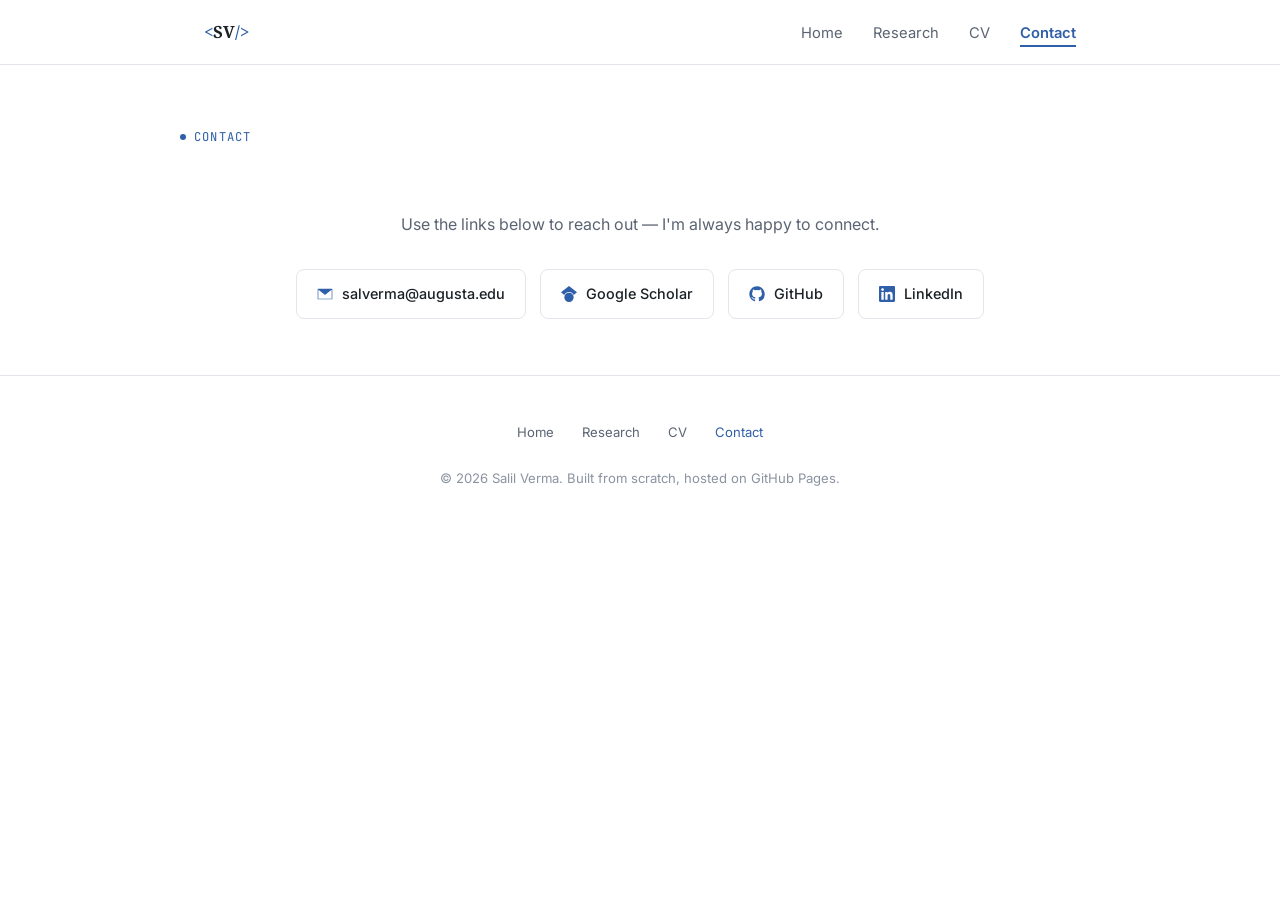
<file: contact.html>
<!DOCTYPE html>
<html lang="en">
<head>
<meta charset="UTF-8">
<meta name="viewport" content="width=device-width, initial-scale=1.0, viewport-fit=cover">
<title>Contact — Salil Verma</title>
<meta name="description" content="Get in touch with Salil Verma, PhD student at the School of Computer and Cyber Sciences, Augusta University, via email, Google Scholar, GitHub, or LinkedIn.">
<meta name="author" content="Salil Verma">
<meta name="robots" content="index, follow">
<link rel="canonical" href="https://salil5911.github.io/Personal_Web/contact.html">

<meta property="og:type" content="website">
<meta property="og:title" content="Contact — Salil Verma">
<meta property="og:description" content="Get in touch with Salil Verma, PhD student at Augusta University's School of Computer and Cyber Sciences.">
<meta property="og:url" content="https://salil5911.github.io/Personal_Web/contact.html">
<meta property="og:image" content="https://salil5911.github.io/Personal_Web/assets/img/og-image.png">
<meta property="og:site_name" content="Salil Verma">

<meta name="twitter:card" content="summary_large_image">
<meta name="twitter:title" content="Contact — Salil Verma">
<meta name="twitter:description" content="Get in touch with Salil Verma, PhD student at Augusta University's School of Computer and Cyber Sciences.">
<meta name="twitter:image" content="https://salil5911.github.io/Personal_Web/assets/img/og-image.png">

<link rel="icon" type="image/svg+xml" href="assets/img/favicon.svg">
<link rel="preconnect" href="https://fonts.googleapis.com">
<link rel="preconnect" href="https://fonts.gstatic.com" crossorigin>
<link href="https://fonts.googleapis.com/css2?family=Noto+Serif:wght@400;600;700&family=Inter:wght@400;500;600;700&family=JetBrains+Mono:wght@400;500&display=swap" rel="stylesheet">
<link rel="stylesheet" href="assets/css/style.css">
</head>
<body>

<header class="nav-wrap">
  <nav class="nav" aria-label="Primary">
    <a href="index.html" class="nav-logo" aria-label="Salil Verma — home">
      <span class="nav-logo-bracket">&lt;</span>SV<span class="nav-logo-bracket">/&gt;</span>
    </a>
    <button class="nav-toggle" id="nav-toggle" aria-expanded="false" aria-controls="nav-links" aria-label="Toggle menu">
      <span></span><span></span><span></span>
    </button>
    <ul class="nav-links" id="nav-links">
      <li><a href="index.html">Home</a></li>
      <li><a href="research.html">Research</a></li>
      <li><a href="cv.html">CV</a></li>
      <li><a href="contact.html" class="active">Contact</a></li>
    </ul>
  </nav>
</header>

<main>

  <section class="section" style="padding-bottom: 0;">
    <div class="section-inner">
      <p class="page-label reveal"><span class="dot-live" aria-hidden="true"></span> Contact</p>
    </div>
  </section>

  <section class="section">
    <div class="section-inner">
      <div class="contact-grid reveal">
        <p class="contact-lead">Use the links below to reach out — I'm always happy to connect.</p>
        <div class="contact-links">
          <a class="contact-link" href="mailto:salverma@augusta.edu">
            <svg viewBox="0 0 24 24" fill="currentColor" aria-hidden="true"><path d="M2 4h20a1 1 0 0 1 1 1v14a1 1 0 0 1-1 1H2a1 1 0 0 1-1-1V5a1 1 0 0 1 1-1zm19.4 2.1-9.1 7.1a.5.5 0 0 1-.6 0L2.6 6.1A.4.4 0 0 0 2 6.4V19h20V6.4a.4.4 0 0 0-.6-.3z"/></svg>
            salverma@augusta.edu
          </a>
          <a class="contact-link" href="https://scholar.google.com/citations?user=LxXRFHMAAAAJ&hl=en" target="_blank" rel="noopener">
            <svg viewBox="0 0 24 24" fill="currentColor" aria-hidden="true"><path d="M12 24a7 7 0 1 1 0-14 7 7 0 0 1 0 14zm0-24L0 9.5l4.838 3.94A8 8 0 0 1 12 9a8 8 0 0 1 7.162 4.44L24 9.5z"/></svg>
            Google Scholar
          </a>
          <a class="contact-link" href="https://github.com/salil5911" target="_blank" rel="noopener">
            <svg viewBox="0 0 24 24" fill="currentColor" aria-hidden="true"><path d="M12 .5C5.73.5.5 5.73.5 12c0 5.08 3.29 9.39 7.86 10.91.58.1.79-.25.79-.56 0-.27-.01-1.17-.02-2.12-3.2.7-3.88-1.36-3.88-1.36-.52-1.33-1.28-1.69-1.28-1.69-1.04-.71.08-.69.08-.69 1.15.08 1.76 1.18 1.76 1.18 1.03 1.76 2.7 1.25 3.36.96.1-.75.4-1.25.73-1.54-2.55-.29-5.24-1.28-5.24-5.69 0-1.26.45-2.29 1.18-3.09-.12-.29-.51-1.46.11-3.05 0 0 .97-.31 3.18 1.18a11.1 11.1 0 0 1 5.8 0c2.2-1.49 3.17-1.18 3.17-1.18.63 1.59.24 2.76.12 3.05.73.8 1.18 1.83 1.18 3.09 0 4.42-2.7 5.4-5.26 5.68.41.36.78 1.06.78 2.14 0 1.55-.01 2.79-.01 3.17 0 .31.21.67.8.56A10.52 10.52 0 0 0 23.5 12C23.5 5.73 18.27.5 12 .5z"/></svg>
            GitHub
          </a>
          <a class="contact-link" href="https://www.linkedin.com/in/salverma" target="_blank" rel="noopener">
            <svg viewBox="0 0 24 24" fill="currentColor" aria-hidden="true"><path d="M20.447 20.452h-3.554v-5.569c0-1.327-.027-3.037-1.852-3.037-1.853 0-2.136 1.445-2.136 2.939v5.667H9.351V9h3.414v1.561h.046c.477-.9 1.637-1.85 3.37-1.85 3.601 0 4.267 2.37 4.267 5.455v6.286zM5.337 7.433c-1.144 0-2.063-.926-2.063-2.065 0-1.138.92-2.063 2.063-2.063 1.14 0 2.064.925 2.064 2.063 0 1.139-.925 2.065-2.064 2.065zm1.782 13.019H3.555V9h3.564v11.452zM22.225 0H1.771C.792 0 0 .774 0 1.729v20.542C0 23.227.792 24 1.771 24h20.451C23.2 24 24 23.227 24 22.271V1.729C24 .774 23.2 0 22.222 0h.003z"/></svg>
            LinkedIn
          </a>
        </div>
      </div>
    </div>
  </section>

</main>

<footer class="site-footer">
  <nav class="footer-links" aria-label="Footer">
    <a href="index.html">Home</a>
    <a href="research.html">Research</a>
    <a href="cv.html">CV</a>
    <a href="contact.html" class="active">Contact</a>
  </nav>
  <p>&copy; <span id="year"></span> Salil Verma. Built from scratch, hosted on GitHub Pages.</p>
</footer>

<script src="assets/js/main.js"></script>
</body>
</html>
</file>
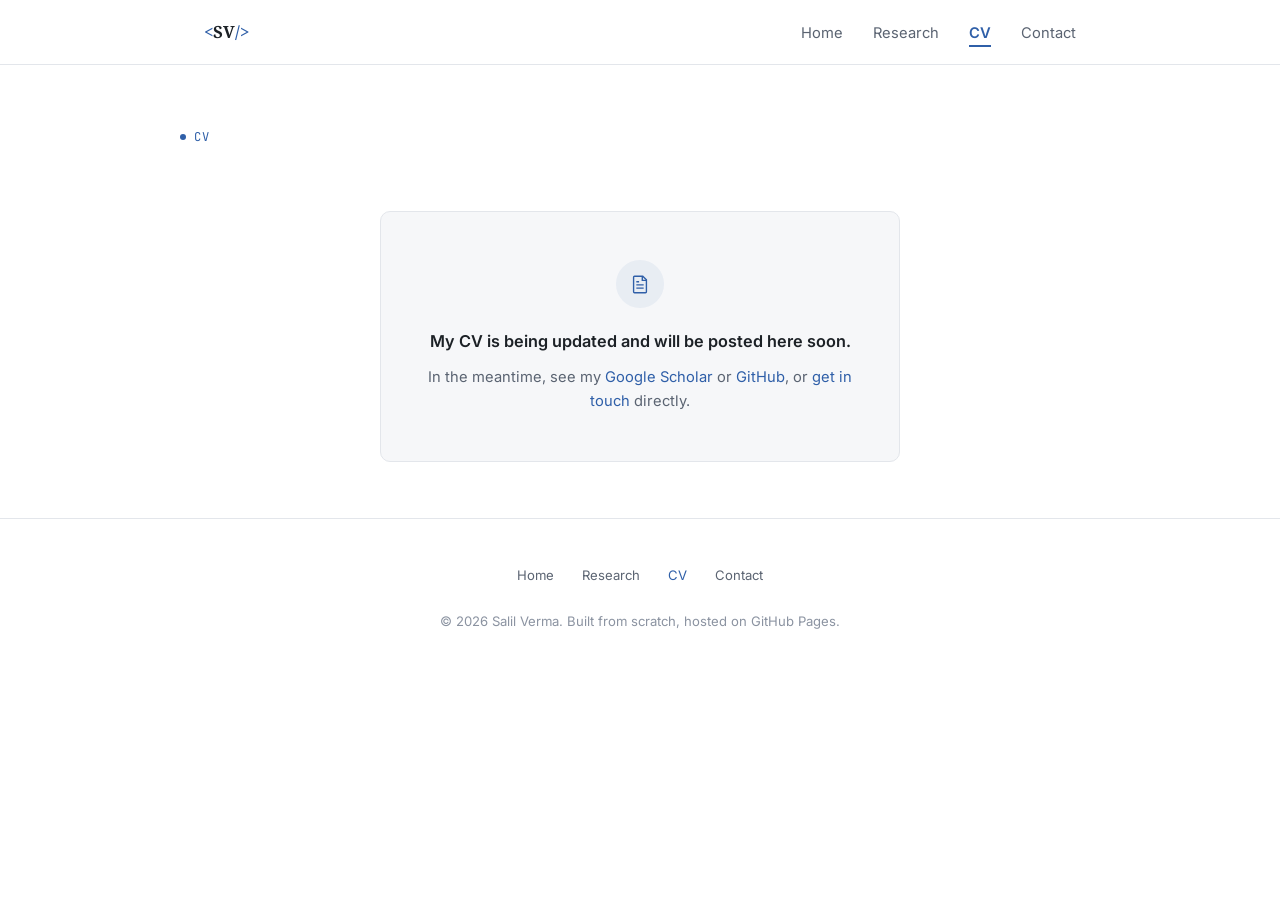
<file: cv.html>
<!DOCTYPE html>
<html lang="en">
<head>
<meta charset="UTF-8">
<meta name="viewport" content="width=device-width, initial-scale=1.0, viewport-fit=cover">
<title>CV — Salil Verma</title>
<meta name="description" content="Salil Verma's CV. Currently being updated — in the meantime, see Google Scholar, GitHub, or get in touch directly.">
<meta name="author" content="Salil Verma">
<meta name="robots" content="index, follow">
<link rel="canonical" href="https://salil5911.github.io/Personal_Web/cv.html">

<meta property="og:type" content="website">
<meta property="og:title" content="CV — Salil Verma">
<meta property="og:description" content="Salil Verma's CV. Currently being updated — in the meantime, see Google Scholar, GitHub, or get in touch directly.">
<meta property="og:url" content="https://salil5911.github.io/Personal_Web/cv.html">
<meta property="og:image" content="https://salil5911.github.io/Personal_Web/assets/img/og-image.png">
<meta property="og:site_name" content="Salil Verma">

<meta name="twitter:card" content="summary_large_image">
<meta name="twitter:title" content="CV — Salil Verma">
<meta name="twitter:description" content="Salil Verma's CV. Currently being updated — in the meantime, see Google Scholar, GitHub, or get in touch directly.">
<meta name="twitter:image" content="https://salil5911.github.io/Personal_Web/assets/img/og-image.png">

<link rel="icon" type="image/svg+xml" href="assets/img/favicon.svg">
<link rel="preconnect" href="https://fonts.googleapis.com">
<link rel="preconnect" href="https://fonts.gstatic.com" crossorigin>
<link href="https://fonts.googleapis.com/css2?family=Noto+Serif:wght@400;600;700&family=Inter:wght@400;500;600;700&family=JetBrains+Mono:wght@400;500&display=swap" rel="stylesheet">
<link rel="stylesheet" href="assets/css/style.css">
</head>
<body>

<header class="nav-wrap">
  <nav class="nav" aria-label="Primary">
    <a href="index.html" class="nav-logo" aria-label="Salil Verma — home">
      <span class="nav-logo-bracket">&lt;</span>SV<span class="nav-logo-bracket">/&gt;</span>
    </a>
    <button class="nav-toggle" id="nav-toggle" aria-expanded="false" aria-controls="nav-links" aria-label="Toggle menu">
      <span></span><span></span><span></span>
    </button>
    <ul class="nav-links" id="nav-links">
      <li><a href="index.html">Home</a></li>
      <li><a href="research.html">Research</a></li>
      <li><a href="cv.html" class="active">CV</a></li>
      <li><a href="contact.html">Contact</a></li>
    </ul>
  </nav>
</header>

<main>

  <section class="section" style="padding-bottom: 0;">
    <div class="section-inner">
      <p class="page-label reveal"><span class="dot-live" aria-hidden="true"></span> CV</p>
    </div>
  </section>

  <section class="section">
    <div class="section-inner">
      <div class="cv-panel reveal">
        <div class="cv-panel-icon">
          <svg viewBox="0 0 24 24" fill="none" stroke="currentColor" stroke-width="1.5" aria-hidden="true">
            <path d="M6 3.5h9l4 4v13a1 1 0 0 1-1 1H6a1 1 0 0 1-1-1v-16a1 1 0 0 1 1-1Z"></path>
            <path d="M14.5 3.5V8h4.5"></path>
            <path d="M8 13h8M8 16.5h8M8 9.5h3"></path>
          </svg>
        </div>
        <p class="cv-panel-text">My CV is being updated and will be posted here soon.</p>
        <p class="cv-panel-sub">In the meantime, see my <a href="https://scholar.google.com/citations?user=LxXRFHMAAAAJ&hl=en" target="_blank" rel="noopener">Google Scholar</a> or <a href="https://github.com/salil5911" target="_blank" rel="noopener">GitHub</a>, or <a href="contact.html">get in touch</a> directly.</p>
      </div>
    </div>
  </section>

</main>

<footer class="site-footer">
  <nav class="footer-links" aria-label="Footer">
    <a href="index.html">Home</a>
    <a href="research.html">Research</a>
    <a href="cv.html" class="active">CV</a>
    <a href="contact.html">Contact</a>
  </nav>
  <p>&copy; <span id="year"></span> Salil Verma. Built from scratch, hosted on GitHub Pages.</p>
</footer>

<script src="assets/js/main.js"></script>
</body>
</html>
</file>
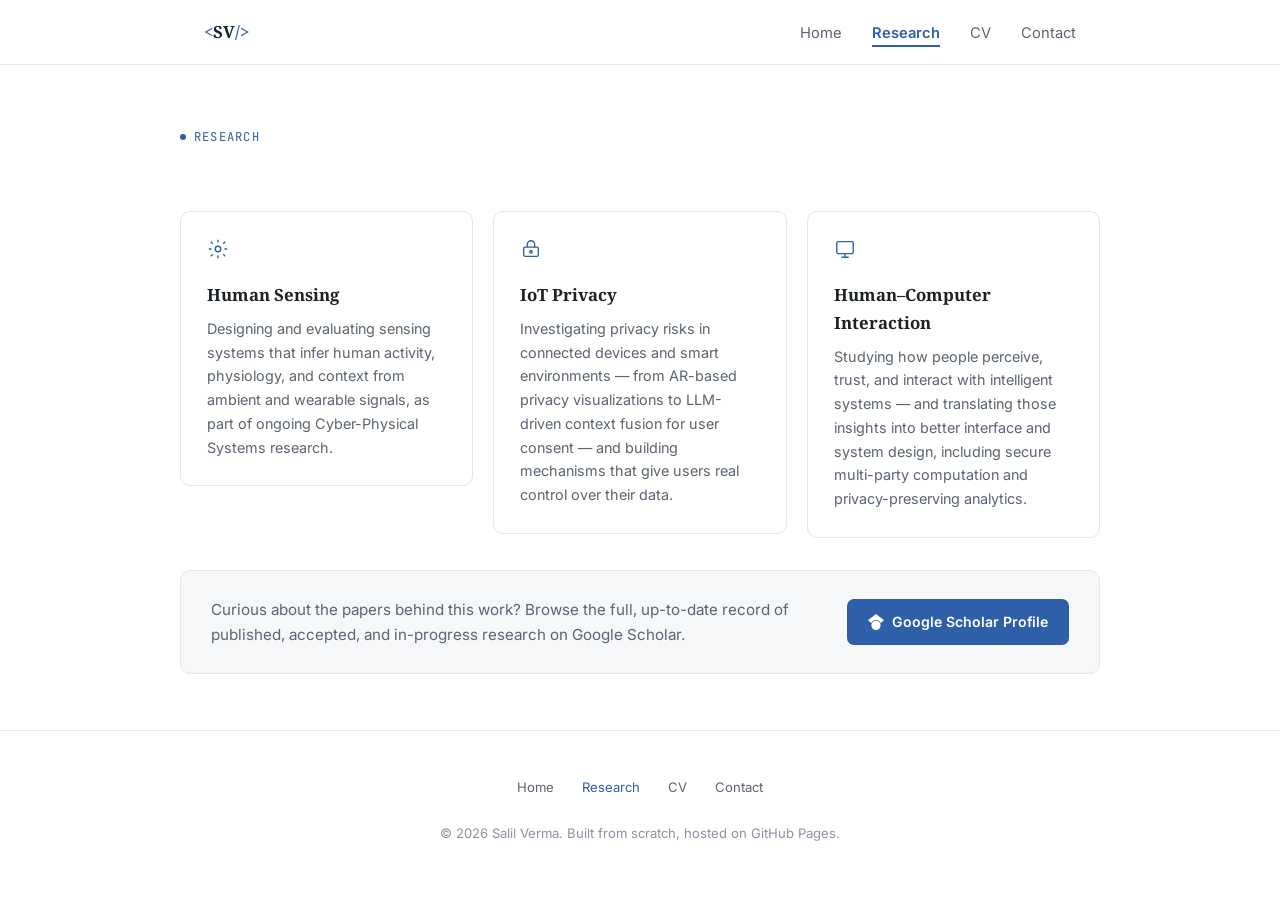
<file: research.html>
<!DOCTYPE html>
<html lang="en">
<head>
<meta charset="UTF-8">
<meta name="viewport" content="width=device-width, initial-scale=1.0, viewport-fit=cover">
<title>Research — Salil Verma | Human Sensing, IoT Privacy &amp; HCI</title>
<meta name="description" content="Salil Verma's research focus: human sensing, IoT privacy, and human-computer interaction, with roots in Cyber-Physical Systems, at Augusta University's School of Computer and Cyber Sciences.">
<meta name="author" content="Salil Verma">
<meta name="robots" content="index, follow">
<link rel="canonical" href="https://salil5911.github.io/Personal_Web/research.html">

<meta property="og:type" content="website">
<meta property="og:title" content="Research — Salil Verma | Human Sensing, IoT Privacy &amp; HCI">
<meta property="og:description" content="Human sensing, IoT privacy, and human-computer interaction research at Augusta University.">
<meta property="og:url" content="https://salil5911.github.io/Personal_Web/research.html">
<meta property="og:image" content="https://salil5911.github.io/Personal_Web/assets/img/og-image.png">
<meta property="og:site_name" content="Salil Verma">

<meta name="twitter:card" content="summary_large_image">
<meta name="twitter:title" content="Research — Salil Verma | Human Sensing, IoT Privacy &amp; HCI">
<meta name="twitter:description" content="Human sensing, IoT privacy, and human-computer interaction research at Augusta University.">
<meta name="twitter:image" content="https://salil5911.github.io/Personal_Web/assets/img/og-image.png">

<link rel="icon" type="image/svg+xml" href="assets/img/favicon.svg">
<link rel="preconnect" href="https://fonts.googleapis.com">
<link rel="preconnect" href="https://fonts.gstatic.com" crossorigin>
<link href="https://fonts.googleapis.com/css2?family=Noto+Serif:wght@400;600;700&family=Inter:wght@400;500;600;700&family=JetBrains+Mono:wght@400;500&display=swap" rel="stylesheet">
<link rel="stylesheet" href="assets/css/style.css">
</head>
<body>

<header class="nav-wrap">
  <nav class="nav" aria-label="Primary">
    <a href="index.html" class="nav-logo" aria-label="Salil Verma — home">
      <span class="nav-logo-bracket">&lt;</span>SV<span class="nav-logo-bracket">/&gt;</span>
    </a>
    <button class="nav-toggle" id="nav-toggle" aria-expanded="false" aria-controls="nav-links" aria-label="Toggle menu">
      <span></span><span></span><span></span>
    </button>
    <ul class="nav-links" id="nav-links">
      <li><a href="index.html">Home</a></li>
      <li><a href="research.html" class="active">Research</a></li>
      <li><a href="cv.html">CV</a></li>
      <li><a href="contact.html">Contact</a></li>
    </ul>
  </nav>
</header>

<main>

  <section class="section" style="padding-bottom: 0;">
    <div class="section-inner">
      <p class="page-label reveal"><span class="dot-live" aria-hidden="true"></span> Research</p>
    </div>
  </section>

  <section class="section">
    <div class="section-inner">
      <div class="card-grid">
        <article class="card reveal">
          <div class="card-icon">
            <svg viewBox="0 0 24 24" fill="none" stroke="currentColor" stroke-width="1.5" aria-hidden="true">
              <circle cx="12" cy="12" r="3"></circle>
              <path d="M12 2v3M12 19v3M4.2 4.2l2.1 2.1M17.7 17.7l2.1 2.1M2 12h3M19 12h3M4.2 19.8l2.1-2.1M17.7 6.3l2.1-2.1"></path>
            </svg>
          </div>
          <h3>Human Sensing</h3>
          <p>Designing and evaluating sensing systems that infer human activity, physiology, and context from ambient and wearable signals, as part of ongoing Cyber-Physical Systems research.</p>
        </article>
        <article class="card reveal">
          <div class="card-icon">
            <svg viewBox="0 0 24 24" fill="none" stroke="currentColor" stroke-width="1.5" aria-hidden="true">
              <rect x="4" y="10" width="16" height="10" rx="1.5"></rect>
              <path d="M8 10V7a4 4 0 0 1 8 0v3"></path>
              <circle cx="12" cy="15" r="1.3"></circle>
            </svg>
          </div>
          <h3>IoT Privacy</h3>
          <p>Investigating privacy risks in connected devices and smart environments &mdash; from AR-based privacy visualizations to LLM-driven context fusion for user consent &mdash; and building mechanisms that give users real control over their data.</p>
        </article>
        <article class="card reveal">
          <div class="card-icon">
            <svg viewBox="0 0 24 24" fill="none" stroke="currentColor" stroke-width="1.5" aria-hidden="true">
              <rect x="3" y="4" width="18" height="13" rx="1.5"></rect>
              <path d="M8 21h8M12 17v4"></path>
            </svg>
          </div>
          <h3>Human&#8211;Computer Interaction</h3>
          <p>Studying how people perceive, trust, and interact with intelligent systems &mdash; and translating those insights into better interface and system design, including secure multi-party computation and privacy-preserving analytics.</p>
        </article>
      </div>

      <div class="pub-intro reveal" style="margin-top: 32px;">
        <p>
          Curious about the papers behind this work? Browse the full, up-to-date record
          of published, accepted, and in-progress research on Google Scholar.
        </p>
        <a class="btn btn-primary btn-wide" href="https://scholar.google.com/citations?user=LxXRFHMAAAAJ&hl=en" target="_blank" rel="noopener">
          <svg viewBox="0 0 24 24" fill="currentColor" aria-hidden="true"><path d="M12 24a7 7 0 1 1 0-14 7 7 0 0 1 0 14zm0-24L0 9.5l4.838 3.94A8 8 0 0 1 12 9a8 8 0 0 1 7.162 4.44L24 9.5z"/></svg>
          Google Scholar Profile
        </a>
      </div>
    </div>
  </section>

</main>

<footer class="site-footer">
  <nav class="footer-links" aria-label="Footer">
    <a href="index.html">Home</a>
    <a href="research.html" class="active">Research</a>
    <a href="cv.html">CV</a>
    <a href="contact.html">Contact</a>
  </nav>
  <p>&copy; <span id="year"></span> Salil Verma. Built from scratch, hosted on GitHub Pages.</p>
</footer>

<script src="assets/js/main.js"></script>
</body>
</html>
</file>
<file: assets/css/style.css>
/* ---------- design tokens ---------- */
:root {
  --bg: #ffffff;
  --bg-alt: #f6f7f9;
  --surface: #ffffff;
  --border: #e3e6eb;
  --text: #1c2126;
  --text-dim: #5b6472;
  --text-dimmer: #8b93a1;
  --accent: #2f5fa8;
  --accent-dark: #23477f;
  --accent-soft: rgba(47, 95, 168, 0.07);
  --font-serif: "Noto Serif", Georgia, "Times New Roman", serif;
  --font-sans: "Inter", -apple-system, BlinkMacSystemFont, "Segoe UI", sans-serif;
  --font-mono: "JetBrains Mono", ui-monospace, "SFMono-Regular", monospace;
  --container: 920px;
  --radius: 10px;
  color-scheme: light;
}

/* ---------- reset ---------- */
* { box-sizing: border-box; }
html { scroll-behavior: smooth; }
body {
  margin: 0;
  background: var(--bg);
  color: var(--text);
  font-family: var(--font-sans);
  line-height: 1.65;
  -webkit-font-smoothing: antialiased;
}
img { max-width: 100%; display: block; }
a { color: inherit; text-decoration: none; }
ul { list-style: none; margin: 0; padding: 0; }
h1, h2, h3, p { margin: 0; }
[hidden] { display: none !important; }

@media (prefers-reduced-motion: reduce) {
  html { scroll-behavior: auto; }
  * { animation-duration: 0.001ms !important; animation-iteration-count: 1 !important; transition-duration: 0.001ms !important; }
}

/* ---------- nav ---------- */
.nav-wrap {
  position: sticky;
  top: 0;
  z-index: 50;
  background: rgba(255, 255, 255, 0.9);
  backdrop-filter: blur(10px);
  border-bottom: 1px solid var(--border);
  padding-top: env(safe-area-inset-top, 0px);
}
.nav {
  max-width: var(--container);
  margin: 0 auto;
  display: flex;
  align-items: center;
  justify-content: space-between;
  padding: 18px 24px;
}
.nav-logo {
  font-family: var(--font-serif);
  font-weight: 700;
  font-size: 1.05rem;
  color: var(--text);
}
.nav-logo-bracket { color: var(--accent); }

.nav-links {
  display: flex;
  align-items: center;
  gap: 30px;
}
.nav-links a {
  font-size: 0.92rem;
  color: var(--text-dim);
  padding-bottom: 3px;
  border-bottom: 2px solid transparent;
  transition: color 0.2s ease, border-color 0.2s ease;
}
.nav-links a:hover { color: var(--text); }
.nav-links a.active { color: var(--accent); border-bottom-color: var(--accent); font-weight: 600; }

.nav-toggle {
  display: none;
  flex-direction: column;
  justify-content: center;
  gap: 5px;
  width: 38px;
  height: 38px;
  border-radius: 8px;
  border: 1px solid var(--border);
  background: var(--surface);
  cursor: pointer;
}
.nav-toggle span {
  display: block;
  width: 16px;
  height: 2px;
  margin: 0 auto;
  background: var(--text);
  transition: transform 0.25s ease, opacity 0.25s ease;
}
.nav-toggle[aria-expanded="true"] span:nth-child(1) { transform: translateY(7px) rotate(45deg); }
.nav-toggle[aria-expanded="true"] span:nth-child(2) { opacity: 0; }
.nav-toggle[aria-expanded="true"] span:nth-child(3) { transform: translateY(-7px) rotate(-45deg); }

/* ---------- layout helpers ---------- */
main, header, footer { position: relative; }

.section { padding: 56px 24px; }
.section-alt { background: var(--bg-alt); }
.section-inner { max-width: var(--container); margin: 0 auto; }

.page-label {
  display: inline-flex;
  align-items: center;
  gap: 8px;
  font-family: var(--font-mono);
  font-size: 0.76rem;
  letter-spacing: 0.1em;
  text-transform: uppercase;
  color: var(--accent);
  margin-bottom: 8px;
}
.dot-live {
  width: 6px; height: 6px;
  border-radius: 50%;
  background: var(--accent);
}

/* ---------- intro (home hero) ---------- */
.intro {
  max-width: var(--container);
  margin: 0 auto;
  padding: 64px 24px 16px;
  display: grid;
  grid-template-columns: 168px 1fr;
  gap: 44px;
  align-items: start;
}
.intro-photo {
  width: 168px;
  height: 168px;
  border-radius: 50%;
  overflow: hidden;
  border: 1px solid var(--border);
  background: var(--bg-alt);
}
.intro-photo img { width: 100%; height: 100%; object-fit: cover; }

.intro-eyebrow {
  font-family: var(--font-mono);
  font-size: 0.78rem;
  letter-spacing: 0.06em;
  color: var(--text-dimmer);
  margin-bottom: 10px;
}
.intro-name {
  font-family: var(--font-serif);
  font-size: clamp(1.9rem, 4vw, 2.5rem);
  font-weight: 700;
  letter-spacing: -0.01em;
  color: var(--text);
  margin-bottom: 8px;
}
.intro-role {
  font-size: 1.02rem;
  color: var(--accent);
  font-weight: 500;
  margin-bottom: 16px;
}
.intro-desc {
  font-size: 0.98rem;
  color: var(--text-dim);
  max-width: 62ch;
  margin-bottom: 22px;
}
.intro-actions {
  display: flex;
  gap: 12px;
  flex-wrap: wrap;
  margin-bottom: 22px;
}
.intro-social {
  display: flex;
  gap: 12px;
}
.intro-social a {
  width: 36px; height: 36px;
  display: grid; place-items: center;
  border-radius: 50%;
  border: 1px solid var(--border);
  color: var(--text-dim);
  transition: color 0.2s ease, border-color 0.2s ease;
}
.intro-social a svg { width: 16px; height: 16px; }
.intro-social a:hover { color: var(--accent); border-color: var(--accent); }

/* ---------- buttons ---------- */
.btn {
  display: inline-flex;
  align-items: center;
  gap: 8px;
  padding: 10px 20px;
  border-radius: 7px;
  font-size: 0.88rem;
  font-weight: 600;
  border: 1px solid transparent;
  cursor: pointer;
  transition: background 0.2s ease, border-color 0.2s ease, color 0.2s ease;
  white-space: nowrap;
}
.btn svg { width: 16px; height: 16px; }
.btn-primary {
  background: var(--accent);
  color: #fff;
}
.btn-primary:hover { background: var(--accent-dark); }
.btn-ghost {
  background: transparent;
  border-color: var(--border);
  color: var(--text);
}
.btn-ghost:hover { border-color: var(--accent); color: var(--accent); }
.btn-wide { width: fit-content; }

/* ---------- about / bio ---------- */
.about-copy {
  max-width: var(--container);
  margin: 0 auto;
  padding: 8px 24px 56px;
}
.about-copy p {
  color: var(--text-dim);
  font-size: 0.98rem;
  max-width: 72ch;
  margin-bottom: 18px;
}
.about-copy strong { color: var(--text); font-weight: 600; }

/* ---------- research cards ---------- */
.card-grid {
  display: grid;
  grid-template-columns: repeat(3, 1fr);
  gap: 20px;
  align-items: start;
}
.card {
  padding: 26px;
  border-radius: var(--radius);
  background: var(--surface);
  border: 1px solid var(--border);
}
.card-icon {
  color: var(--accent);
  margin-bottom: 14px;
}
.card-icon svg { width: 22px; height: 22px; }
.card h3 { font-family: var(--font-serif); font-size: 1.05rem; font-weight: 700; margin-bottom: 8px; }
.card p { color: var(--text-dim); font-size: 0.9rem; }

/* ---------- publications / scholar CTA panel ---------- */
.pub-intro {
  display: flex;
  align-items: center;
  justify-content: space-between;
  gap: 24px;
  flex-wrap: wrap;
  padding: 26px 30px;
  border-radius: var(--radius);
  background: var(--bg-alt);
  border: 1px solid var(--border);
}
.pub-intro p { color: var(--text-dim); flex: 1; min-width: 240px; font-size: 0.95rem; }

/* ---------- cv panel ---------- */
.cv-panel {
  max-width: 520px;
  margin: 0 auto;
  text-align: center;
  padding: 48px 40px;
  border-radius: var(--radius);
  background: var(--bg-alt);
  border: 1px solid var(--border);
}
.cv-panel-icon {
  width: 48px; height: 48px;
  margin: 0 auto 20px;
  display: grid; place-items: center;
  border-radius: 50%;
  color: var(--accent);
  background: var(--accent-soft);
}
.cv-panel-icon svg { width: 22px; height: 22px; }
.cv-panel-text { font-size: 1.02rem; font-weight: 600; margin-bottom: 10px; color: var(--text); }
.cv-panel-sub { color: var(--text-dim); font-size: 0.92rem; }
.cv-panel-sub a { color: var(--accent); }
.cv-panel-sub a:hover { text-decoration: underline; }

/* ---------- contact ---------- */
.contact-grid { text-align: center; }
.contact-lead {
  max-width: 480px;
  margin: 0 auto 32px;
  color: var(--text-dim);
  font-size: 1rem;
}
.contact-links {
  display: flex;
  gap: 14px;
  justify-content: center;
  flex-wrap: wrap;
}
.contact-link {
  display: inline-flex;
  align-items: center;
  gap: 9px;
  padding: 12px 20px;
  border-radius: 8px;
  border: 1px solid var(--border);
  font-size: 0.9rem;
  font-weight: 500;
  transition: border-color 0.2s ease, color 0.2s ease;
}
.contact-link svg { width: 16px; height: 16px; color: var(--accent); }
.contact-link:hover { border-color: var(--accent); color: var(--accent); }

/* ---------- footer ---------- */
.site-footer {
  padding: 40px 24px;
  padding-bottom: calc(40px + env(safe-area-inset-bottom, 0px));
  text-align: center;
  color: var(--text-dimmer);
  font-size: 0.82rem;
  border-top: 1px solid var(--border);
}
.footer-links {
  display: flex;
  flex-wrap: wrap;
  justify-content: center;
  gap: 6px 4px;
  margin-bottom: 18px;
}
.footer-links a {
  padding: 6px 12px;
  font-size: 0.82rem;
  color: var(--text-dim);
  border-radius: 999px;
  transition: color 0.2s ease, background 0.2s ease;
}
.footer-links a:hover { color: var(--accent); background: var(--bg-alt); }
.footer-links a.active { color: var(--accent); }
.site-footer p { max-width: 480px; margin: 0 auto; }

/* ---------- reveal animation ---------- */
.reveal {
  opacity: 0;
  transform: translateY(10px);
  transition: opacity 0.5s ease, transform 0.5s ease;
}
.reveal.is-visible { opacity: 1; transform: translateY(0); }

/* ---------- responsive ---------- */
@media (max-width: 720px) {
  .intro { grid-template-columns: 1fr; text-align: center; padding-top: 48px; }
  .intro-photo { margin: 0 auto; }
  .intro-desc { margin-left: auto; margin-right: auto; }
  .intro-actions, .intro-social { justify-content: center; }
  .card-grid { grid-template-columns: 1fr; }

  .nav-toggle { display: flex; }
  .nav-links {
    position: absolute;
    top: calc(100% + 1px);
    right: 0;
    left: 0;
    flex-direction: column;
    align-items: stretch;
    gap: 0;
    padding: 8px;
    background: var(--surface);
    border-bottom: 1px solid var(--border);
    opacity: 0;
    pointer-events: none;
    transform: translateY(-8px);
    transition: opacity 0.25s ease, transform 0.25s ease;
  }
  .nav-links.is-open {
    opacity: 1;
    pointer-events: auto;
    transform: translateY(0);
  }
  .nav-links a {
    padding: 12px 14px;
    border-bottom: none;
    border-radius: 8px;
  }
  .nav-links a.active { background: var(--accent-soft); }
  .section { padding: 40px 20px; }
  .pub-intro { padding: 24px; justify-content: center; text-align: center; }
}
</file>
